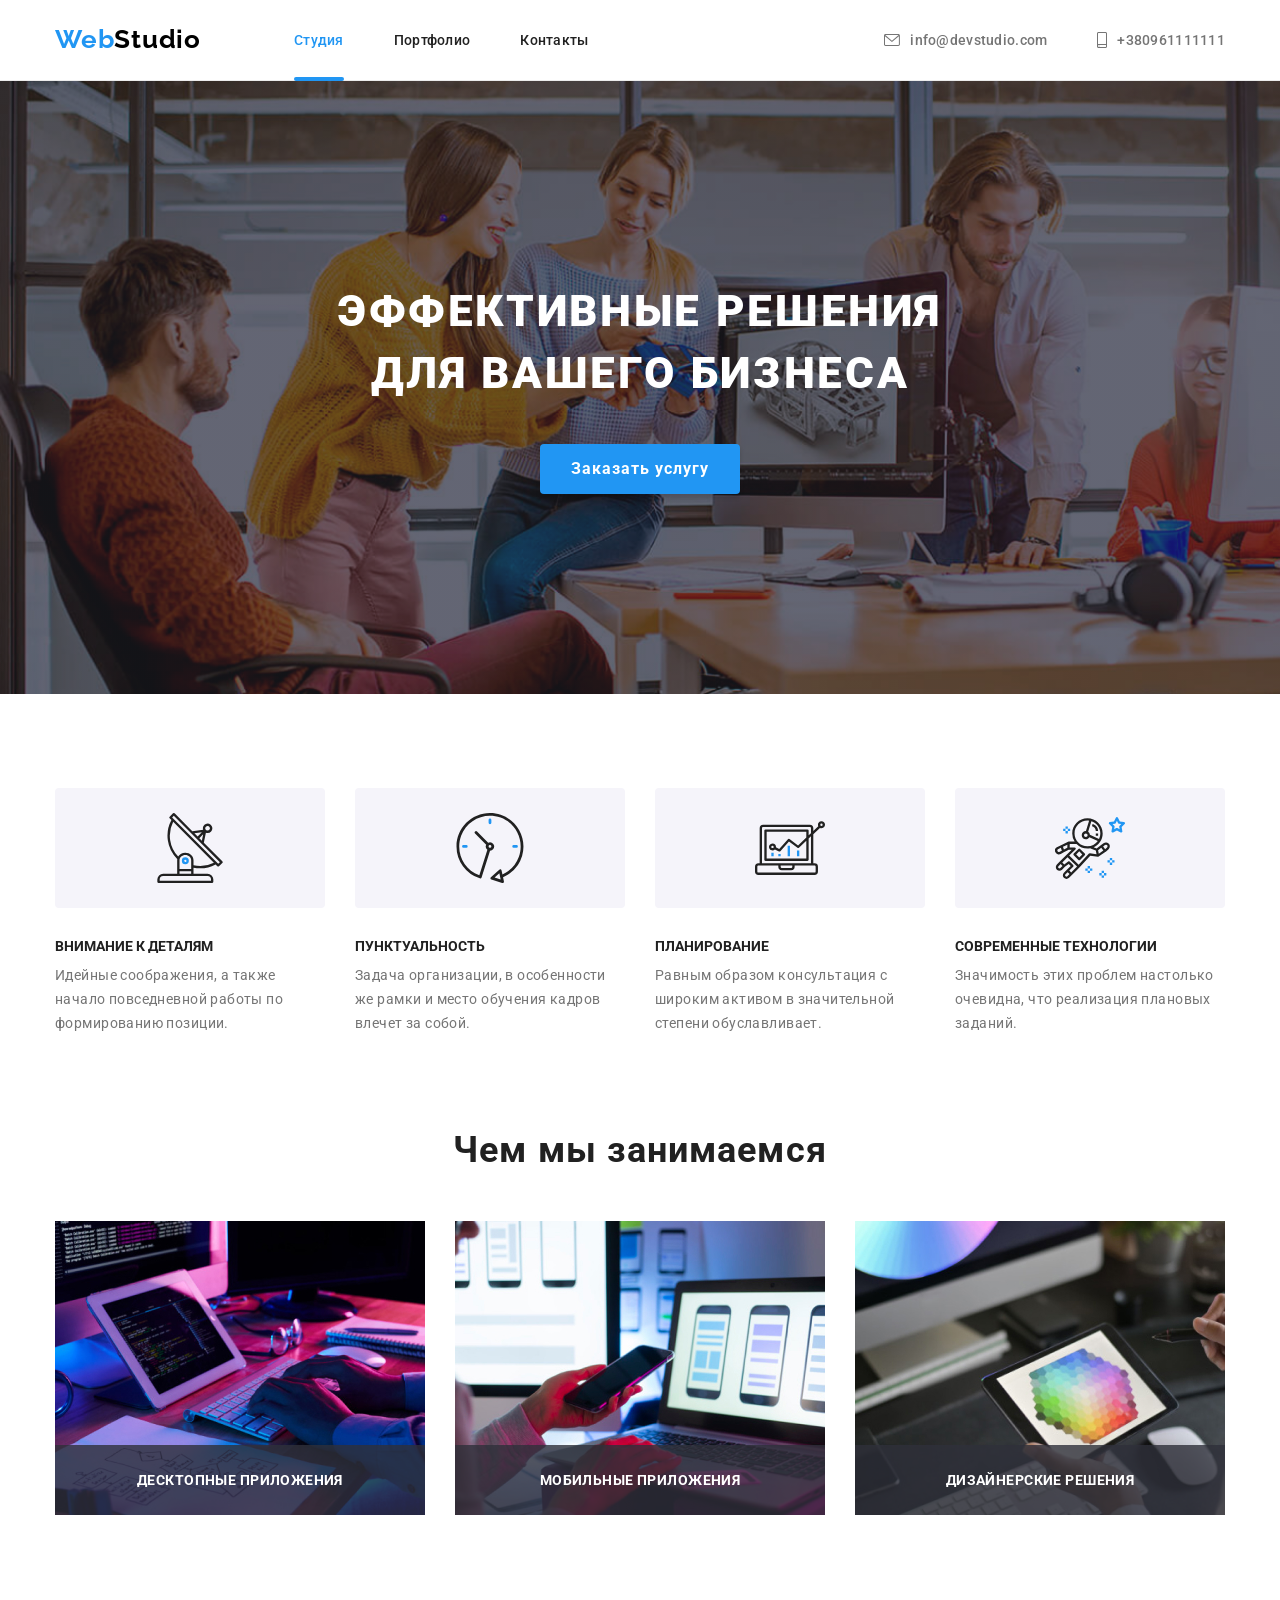
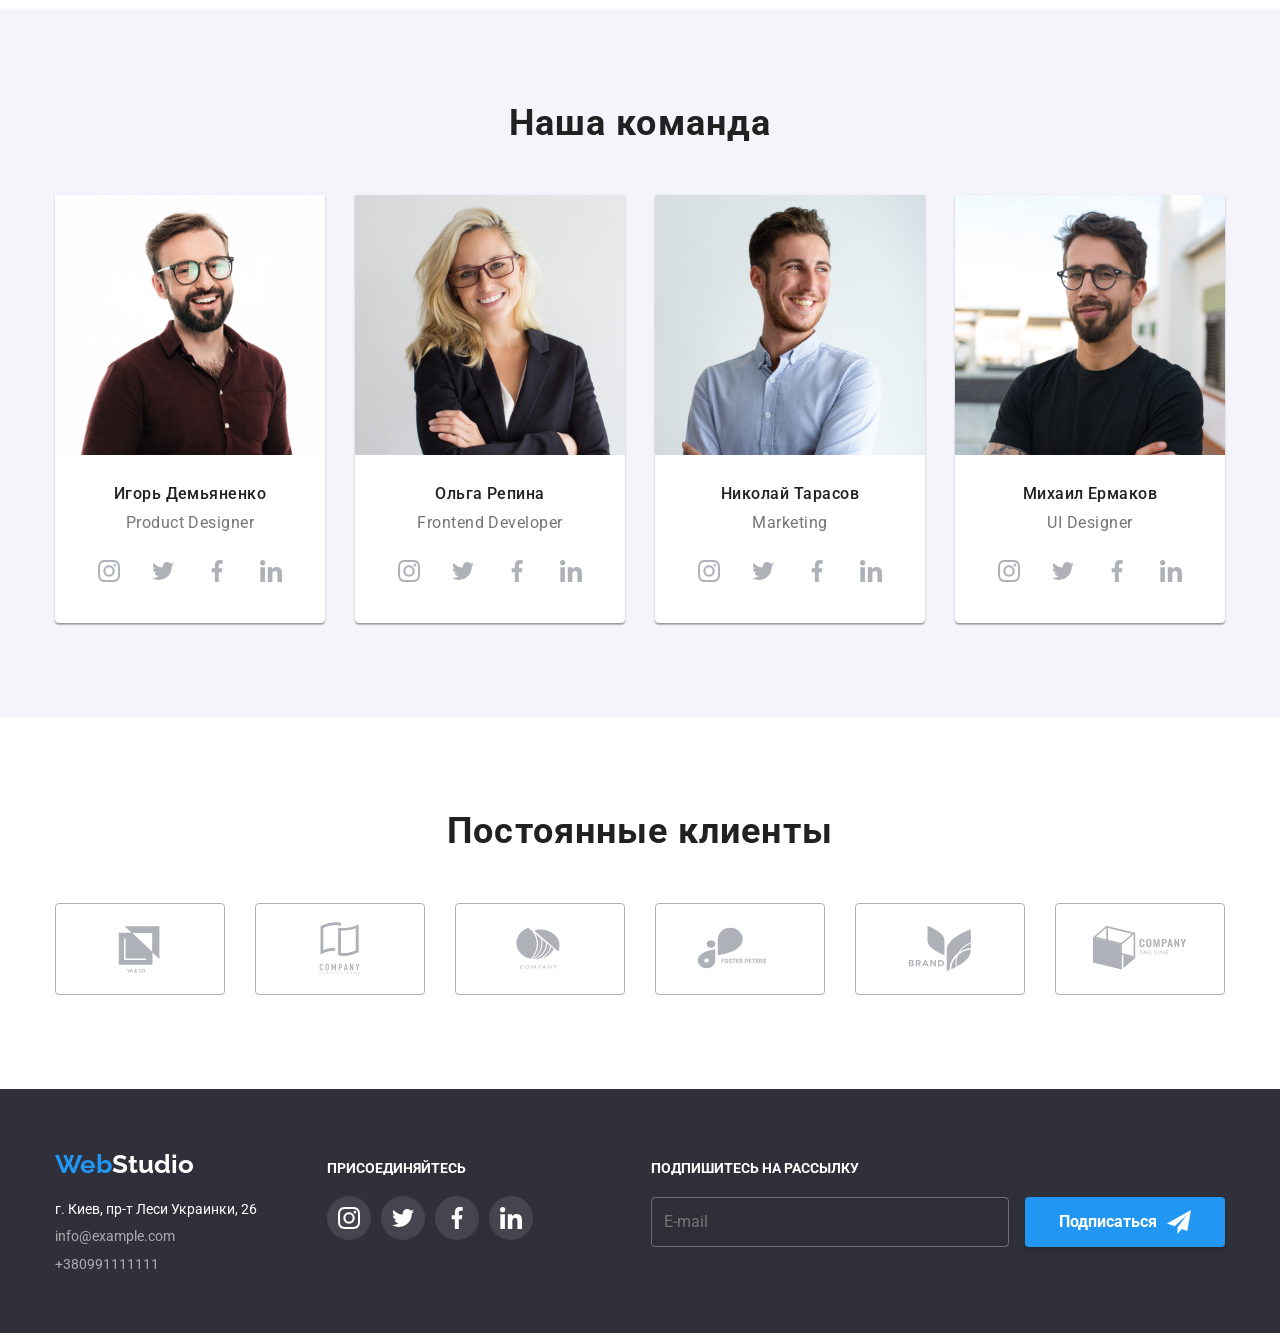
<file: index.html>
<!DOCTYPE html>
<html lang="ru">
  <head>
    <meta charset="utf-8" />
    <title>Студия</title>
    <link rel="preconnect" href="https://fonts.googleapis.com" />
    <link rel="preconnect" href="https://fonts.gstatic.com" crossorigin />
    <link
      href="https://fonts.googleapis.com/css2?family=Raleway:wght@700&family=Roboto:wght@400;500;700;900&display=swap"
      rel="stylesheet"
    />
    <link
      rel="stylesheet"
      href="https://cdnjs.cloudflare.com/ajax/libs/modern-normalize/1.1.0/modern-normalize.min.css"
    />
    <link rel="stylesheet" href="./css/main.min.css" />
  </head>

  <body>
    <!--Хедер страницы студиа-->
    <header class="header">
      <div class="header__page container">
        <a class="header__logo" href="./index.html">Web<span>Studio</span></a>

        <!--Блок навигацыи-->
        <nav>
          <ul class="header__nav">
            <li class="header__item">
              <a class="header__link current" href="./index.html">Студия</a>
            </li>
            <li class="header__item">
              <a class="header__link" href="./portfolio.html">Портфолио</a>
            </li>
            <li class="header__item">
              <a class="header__link" href="">Контакты</a>
            </li>
          </ul>
        </nav>

        <!--Блок контактов хедер-->
        <ul class="header__contact">
          <li class="header__item">
            <a class="header__contact-link" href="mailto:info@devstudio.com"
              ><svg class="header__contact-icon" width="16" height="12">
                <use href="./images/icon/icons.svg#mail"></use>
              </svg>
              info@devstudio.com
            </a>
          </li>
          <li class="header__item">
            <a class="header__contact-link" href="tel:+380961111111"
              ><svg class="header__contact-icon" width="10" height="16">
                <use href="./images/icon/icons.svg#tel"></use>
              </svg>
              +380961111111
            </a>
          </li>
        </ul>
      </div>
    </header>

    <main>
      <!--Cлогана и кнопка заказа-->
      <section class="slogan">
        <h1 class="slogan__text">
          Эффективные решения <br />
          для вашего бизнеса
        </h1>
        <button class="slogan__button" type="button" data-modal-open>
          Заказать услугу
        </button>

        <!--Модальное окно-->
        <div class="modal-backdrop is-hidden" data-modal>
          <div class="modal">
            <h2 class="modal__titel">
              Оставьте свои данные, мы вам перезвоним
            </h2>
            <form class="form">
              <label class="form__wraper">
                <span class="form__wraper-titel">Имя</span>
                <input class="form__imput text" type="text" name="user" />
                <svg class="form__icon" width="12" height="12">
                  <use href="./images/icon/icons.svg#modal-name"></use>
                </svg>
              </label>
              <label class="form__wraper">
                <span class="form__wraper-titel">Телефон</span>
                <input class="form__imput tel" type="tel" name="tel" required />
                <svg class="form__icon" width="13" height="13">
                  <use href="./images/icon/icons.svg#modal-tel"></use>
                </svg>
              </label>
              <label class="form__wraper">
                <span class="form__wraper-titel">Почта</span>
                <input class="form__imput email" type="email" name="mail" />
                <svg class="form__icon" width="15" height="12">
                  <use href="./images/icon/icons.svg#modal-mail"></use>
                </svg>
              </label>
              <label class="form__wraper">
                <span class="form__wraper-titel">Комментарий</span>
                <textarea
                  class="form__imput textarea"
                  name="comments"
                  rows="5"
                  placeholder="Введите текст"
                ></textarea>
              </label>
              <label class="form__wraper form__checkbox-wraper" for="checkbox">
                <input
                  class="form__checkbox"
                  type="checkbox"
                  id="checkbox"
                  name="checkbox"
                  required
                />
                <span class="form__castom-checkbox" for="checkbox"></span>
                <a class="form__text-consent">
                  Соглашаюсь с рассылкой и принимаю</a
                ><a class="form__treaty-link" href="">Условия договора</a>
              </label>
              <button class="form__button-submit" type="submit">
                Отправить
              </button>
            </form>
            <button class="modal__btn-clos" type="button" data-modal-close>
              <svg width="11" height="11">
                <use href="./images/icon/icons.svg#clos-bt"></use>
              </svg>
            </button>
          </div>
        </div>
      </section>

      <!--Секцыя приимуществ-->
      <section class="section">
        <div class="benefits container">
          <h2 class="benefits__title title-hiding">Наши преимущества</h2>
          <ul class="benefits__list">
            <li class="benefits__list-item">
              <div class="benefits__icon">
                <svg width="70" height="70">
                  <use href="./images/icon/icons.svg#antenna"></use>
                </svg>
              </div>
              <h3 class="benefits__list-title">Внимание к деталям</h3>
              <p class="benefits__list-text">
                Идейные соображения, а также начало повседневной работы по
                формированию позиции.
              </p>
            </li>
            <li class="benefits__list-item">
              <div class="benefits__icon">
                <svg width="70" height="70">
                  <use href="./images/icon/icons.svg#clock"></use>
                </svg>
              </div>
              <h3 class="benefits__list-title">Пунктуальность</h3>
              <p class="benefits__list-text">
                Задача организации, в особенности же рамки и место обучения
                кадров влечет за собой.
              </p>
            </li>
            <li class="benefits__list-item">
              <div class="benefits__icon">
                <svg width="70" height="70">
                  <use href="./images/icon/icons.svg#diagram"></use>
                </svg>
              </div>
              <h3 class="benefits__list-title">Планирование</h3>
              <p class="benefits__list-text">
                Равным образом консультация с широким активом в значительной
                степени обуславливает.
              </p>
            </li>
            <li class="benefits__list-item">
              <div class="benefits__icon">
                <svg width="70" height="70">
                  <use href="./images/icon/icons.svg#astronaut"></use>
                </svg>
              </div>
              <h3 class="benefits__list-title">Современные технологии</h3>
              <p class="benefits__list-text">
                Значимость этих проблем настолько очевидна, что реализация
                плановых заданий.
              </p>
            </li>
          </ul>
        </div>
      </section>

      <!--Деятельности-->
      <section class="work section">
        <div class="container">
          <h2 class="work__title">Чем мы занимаемся</h2>
          <ul class="work__list">
            <li class="work__list-item">
              <div class="work__libel">
                <img
                  class="work__img"
                  src="./images/whatarewedoing/imag1.jpg"
                  alt="Набор кода"
                  width="370"
                  height="294"
                />
                <p class="work__label-title">Десктопные приложения</p>
              </div>
            </li>
            <li class="work__list-item">
              <div class="work__libel">
                <img
                  class="work__img"
                  src="./images/whatarewedoing/imag2.jpg"
                  alt="Мобильный телефон"
                  width="370"
                  height="294"
                />
                <p class="work__label-title">Мобильные приложения</p>
              </div>
            </li>
            <li class="work__list-item">
              <div class="work__libel">
                <img
                  class="work__img"
                  src="./images/whatarewedoing/imag3.jpg"
                  alt="Планшет с кубичной палитрой"
                  width="370"
                  height="294"
                />
                <p class="work__label-title">Дизайнерские решения</p>
              </div>
            </li>
          </ul>
        </div>
      </section>

      <!--Секцыя с командой-->
      <section class="team section">
        <div class="container">
          <h2 class="team__title">Наша команда</h2>
          <ul class="team__list">
            <li class="team__list-item">
              <img
                src="./images/ourteam/imag1.jpg"
                alt="Игорь Демьяненко"
                width="270"
                height="260"
              />
              <div class="team__meta">
                <h3 class="team__name">Игорь Демьяненко</h3>
                <p class="team__description" lang="en">Product Designer</p>
                <ul class="team__socials">
                  <li class="team__socials-item">
                    <a
                      class="team__socials-link"
                      href="https://www.instagram.com/"
                      target="_blank"
                    >
                      <svg class="team__socials-icon" width="22" height="22">
                        <use href="./images/icon/icons.svg#instagram"></use>
                      </svg>
                    </a>
                  </li>
                  <li class="team__socials-item">
                    <a
                      class="team__socials-link"
                      href="https://twitter.com/?lang=ru"
                      target="_blank"
                    >
                      <svg class="team__socials-icon" width="22" height="22">
                        <use href="./images/icon/icons.svg#twitter"></use>
                      </svg>
                    </a>
                  </li>
                  <li class="team__socials-item">
                    <a
                      class="team__socials-link"
                      href="https://m.facebook.com/login/"
                      target="_blank"
                    >
                      <svg class="team__socials-icon" width="22" height="22">
                        <use href="./images/icon/icons.svg#facebook"></use>
                      </svg>
                    </a>
                  </li>
                  <li class="team__socials-item">
                    <a
                      class="team__socials-link"
                      href="https://www.linkedin.com/"
                      target="_blank"
                    >
                      <svg class="team__socials-icon" width="22" height="22">
                        <use href="./images/icon/icons.svg#linkedin"></use>
                      </svg>
                    </a>
                  </li>
                </ul>
              </div>
            </li>
            <li class="team__list-item">
              <img
                src="./images/ourteam/imag2.jpg"
                alt="Ольга Репина"
                width="270"
                height="260"
              />
              <div class="team__meta">
                <h3 class="team__name">Ольга Репина</h3>
                <p class="team__description" lang="en">Frontend Developer</p>
                <ul class="team__socials">
                  <li class="team__socials-item">
                    <a
                      class="team__socials-link"
                      href="https://www.instagram.com/"
                      target="_blank"
                    >
                      <svg class="team__socials-icon" width="22" height="22">
                        <use href="./images/icon/icons.svg#instagram"></use>
                      </svg>
                    </a>
                  </li>
                  <li class="team__socials-item">
                    <a
                      class="team__socials-link"
                      href="https://twitter.com/?lang=ru"
                      target="_blank"
                    >
                      <svg class="team__socials-icon" width="22" height="22">
                        <use href="./images/icon/icons.svg#twitter"></use>
                      </svg>
                    </a>
                  </li>
                  <li class="team__socials-item">
                    <a
                      class="team__socials-link"
                      href="https://m.facebook.com/login/"
                      target="_blank"
                    >
                      <svg class="team__socials-icon" width="22" height="22">
                        <use href="./images/icon/icons.svg#facebook"></use>
                      </svg>
                    </a>
                  </li>
                  <li class="team__socials-item">
                    <a
                      class="team__socials-link"
                      href="https://www.linkedin.com/"
                      target="_blank"
                    >
                      <svg class="team__socials-icon" width="22" height="22">
                        <use href="./images/icon/icons.svg#linkedin"></use>
                      </svg>
                    </a>
                  </li>
                </ul>
              </div>
            </li>
            <li class="team__list-item">
              <img
                src="./images/ourteam/imag3.jpg"
                alt="Николай Тарасов"
                width="270"
                height="260"
              />
              <div class="team__meta">
                <h3 class="team__name">Николай Тарасов</h3>
                <p class="team__description" lang="en">Marketing</p>
                <ul class="team__socials">
                  <li class="team__socials-item">
                    <a
                      class="team__socials-link"
                      href="https://www.instagram.com/"
                      target="_blank"
                    >
                      <svg class="team__socials-icon" width="22" height="22">
                        <use href="./images/icon/icons.svg#instagram"></use>
                      </svg>
                    </a>
                  </li>
                  <li class="team__socials-item">
                    <a
                      class="team__socials-link"
                      href="https://twitter.com/?lang=ru"
                      target="_blank"
                    >
                      <svg class="team__socials-icon" width="22" height="22">
                        <use href="./images/icon/icons.svg#twitter"></use>
                      </svg>
                    </a>
                  </li>
                  <li class="team__socials-item">
                    <a
                      class="team__socials-link"
                      href="https://m.facebook.com/login/"
                      target="_blank"
                    >
                      <svg class="team__socials-icon" width="22" height="22">
                        <use href="./images/icon/icons.svg#facebook"></use>
                      </svg>
                    </a>
                  </li>
                  <li class="team__socials-item">
                    <a
                      class="team__socials-link"
                      href="https://www.linkedin.com/"
                      target="_blank"
                    >
                      <svg class="team__socials-icon" width="22" height="22">
                        <use href="./images/icon/icons.svg#linkedin"></use>
                      </svg>
                    </a>
                  </li>
                </ul>
              </div>
            </li>
            <li class="team__list-item">
              <img
                src="./images/ourteam/imag4.jpg"
                alt="Михаил Ермаков"
                width="270"
                height="260"
              />
              <div class="team__meta">
                <h3 class="team__name">Михаил Ермаков</h3>
                <p class="team__description" lang="en">UI Designer</p>
                <ul class="team__socials">
                  <li class="team__socials-item">
                    <a
                      class="team__socials-link"
                      href="https://www.instagram.com/"
                      target="_blank"
                    >
                      <svg class="team__socials-icon" width="22" height="22">
                        <use href="./images/icon/icons.svg#instagram"></use>
                      </svg>
                    </a>
                  </li>
                  <li class="team__socials-item">
                    <a
                      class="team__socials-link"
                      href="https://twitter.com/?lang=ru"
                      target="_blank"
                    >
                      <svg class="team__socials-icon" width="22" height="22">
                        <use href="./images/icon/icons.svg#twitter"></use>
                      </svg>
                    </a>
                  </li>
                  <li class="team__socials-item">
                    <a
                      class="team__socials-link"
                      href="https://m.facebook.com/login/"
                      target="_blank"
                    >
                      <svg class="team__socials-icon" width="22" height="22">
                        <use href="./images/icon/icons.svg#facebook"></use>
                      </svg>
                    </a>
                  </li>
                  <li class="team__socials-item">
                    <a
                      class="team__socials-link"
                      href="https://www.linkedin.com/"
                      target="_blank"
                    >
                      <svg class="team__socials-icon" width="22" height="22">
                        <use href="./images/icon/icons.svg#linkedin"></use>
                      </svg>
                    </a>
                  </li>
                </ul>
              </div>
            </li>
          </ul>
        </div>
      </section>

      <!--Секция постояные клиенти-->
      <section class="clients section">
        <div class="container">
          <h2 class="clients__title">Постоянные клиенты</h2>
          <ul class="clients__list">
            <li class="clients__list-item">
              <a class="clients__link" href="">
                <svg width="106" height="60">
                  <use href="./images/icon/icons.svg#Logo1"></use>
                </svg>
              </a>
            </li>
            <li class="clients__list-item">
              <a class="clients__link" href="">
                <svg width="106" height="60">
                  <use href="./images/icon/icons.svg#Logo2"></use>
                </svg>
              </a>
            </li>
            <li class="clients__list-item">
              <a class="clients__link" href="">
                <svg width="106" height="60">
                  <use href="./images/icon/icons.svg#Logo3"></use>
                </svg>
              </a>
            </li>
            <li class="clients__list-item">
              <a class="clients__link" href="">
                <svg width="106" height="60">
                  <use href="./images/icon/icons.svg#Logo4"></use>
                </svg>
              </a>
            </li>
            <li class="clients__list-item">
              <a class="clients__link" href="">
                <svg width="106" height="60">
                  <use href="./images/icon/icons.svg#Logo5"></use>
                </svg>
              </a>
            </li>
            <li class="clients__list-item">
              <a class="clients__link" href="">
                <svg width="106" height="60">
                  <use href="./images/icon/icons.svg#Logo6"></use>
                </svg>
              </a>
            </li>
          </ul>
        </div>
      </section>
    </main>

    <!--Футер страницы Студия с контактами-->
    <footer class="footer">
      <div class="footer__container container">
        <div class="footer__wraper">
          <a class="footer__logo" href="./index.html">Web<span>Studio</span></a>
          <address class="footer__address">
            <ul>
              <li class="footer__contact-list">
                <a
                  class="footer__contact-map"
                  href="https://www.google.com/maps/place/бул.+Леси+Украинки,+26,+Киев,+02000/data=!4m2!3m1!1s0x40d4cf0e033ecbe9:0x57a4dffefec77da0?sa=X&ved=2ahUKEwislPPghuL1AhVr-ioKHfEvBboQ8gF6BAgbEAE"
                  target="_blank"
                  >г. Киев, пр-т Леси Украинки, 26</a
                >
              </li>
              <li class="footer__contact-list">
                <a class="footer__contact" href="mailto:info@example.com"
                  >info@example.com</a
                >
              </li>
              <li class="footer__contact-list">
                <a class="footer__contact" href="tel:+380991111111"
                  >+380991111111</a
                >
              </li>
            </ul>
          </address>
        </div>
        <div class="footer__socials-wraper">
          <p class="footer__socials-title">присоединяйтесь</p>
          <ul class="footer__socials-list">
            <li class="footer__socials">
              <a
                class="footer__socials-link"
                href="https://www.instagram.com/"
                target="_blank"
              >
                <svg class="footer__socials-icon" width="22" height="22">
                  <use href="./images/icon/icons.svg#instagram"></use>
                </svg>
              </a>
            </li>
            <li class="footer__socials">
              <a
                class="footer__socials-link"
                href="https://twitter.com/?lang=ru"
                target="_blank"
              >
                <svg class="footer__socials-icon" width="22" height="22">
                  <use href="./images/icon/icons.svg#twitter"></use>
                </svg>
              </a>
            </li>
            <li class="footer__socials">
              <a
                class="footer__socials-link"
                href="https://facebook.com/login/"
                target="_blank"
              >
                <svg class="footer__socials-icon" width="22" height="22">
                  <use href="./images/icon/icons.svg#facebook"></use>
                </svg>
              </a>
            </li>
            <li class="footer__socials">
              <a
                class="footer__socials-link"
                href="https://www.linkedin.com/"
                target="_blank"
              >
                <svg class="footer__socials-icon" width="22" height="22">
                  <use href="./images/icon/icons.svg#linkedin"></use>
                </svg>
              </a>
            </li>
          </ul>
        </div>
        <div class="footer__form-wrap">
          <p class="footer__title-form">Подпишитесь на рассылку</p>
          <form>
            <label class="footer__form-label">
              <input
                class="footer__form-email"
                type="email"
                name="email"
                placeholder="E-mail"
              />
            </label>
            <button class="footer__form-button" type="submit">
              Подписаться
              <svg class="footer__icon-form-button" width="24" height="24">
                <use href="./images/icon/icons.svg#icon-send"></use>
              </svg>
            </button>
          </form>
        </div>
      </div>
    </footer>
    <script src="./js/modal.js"></script>
  </body>
</html>
</file>
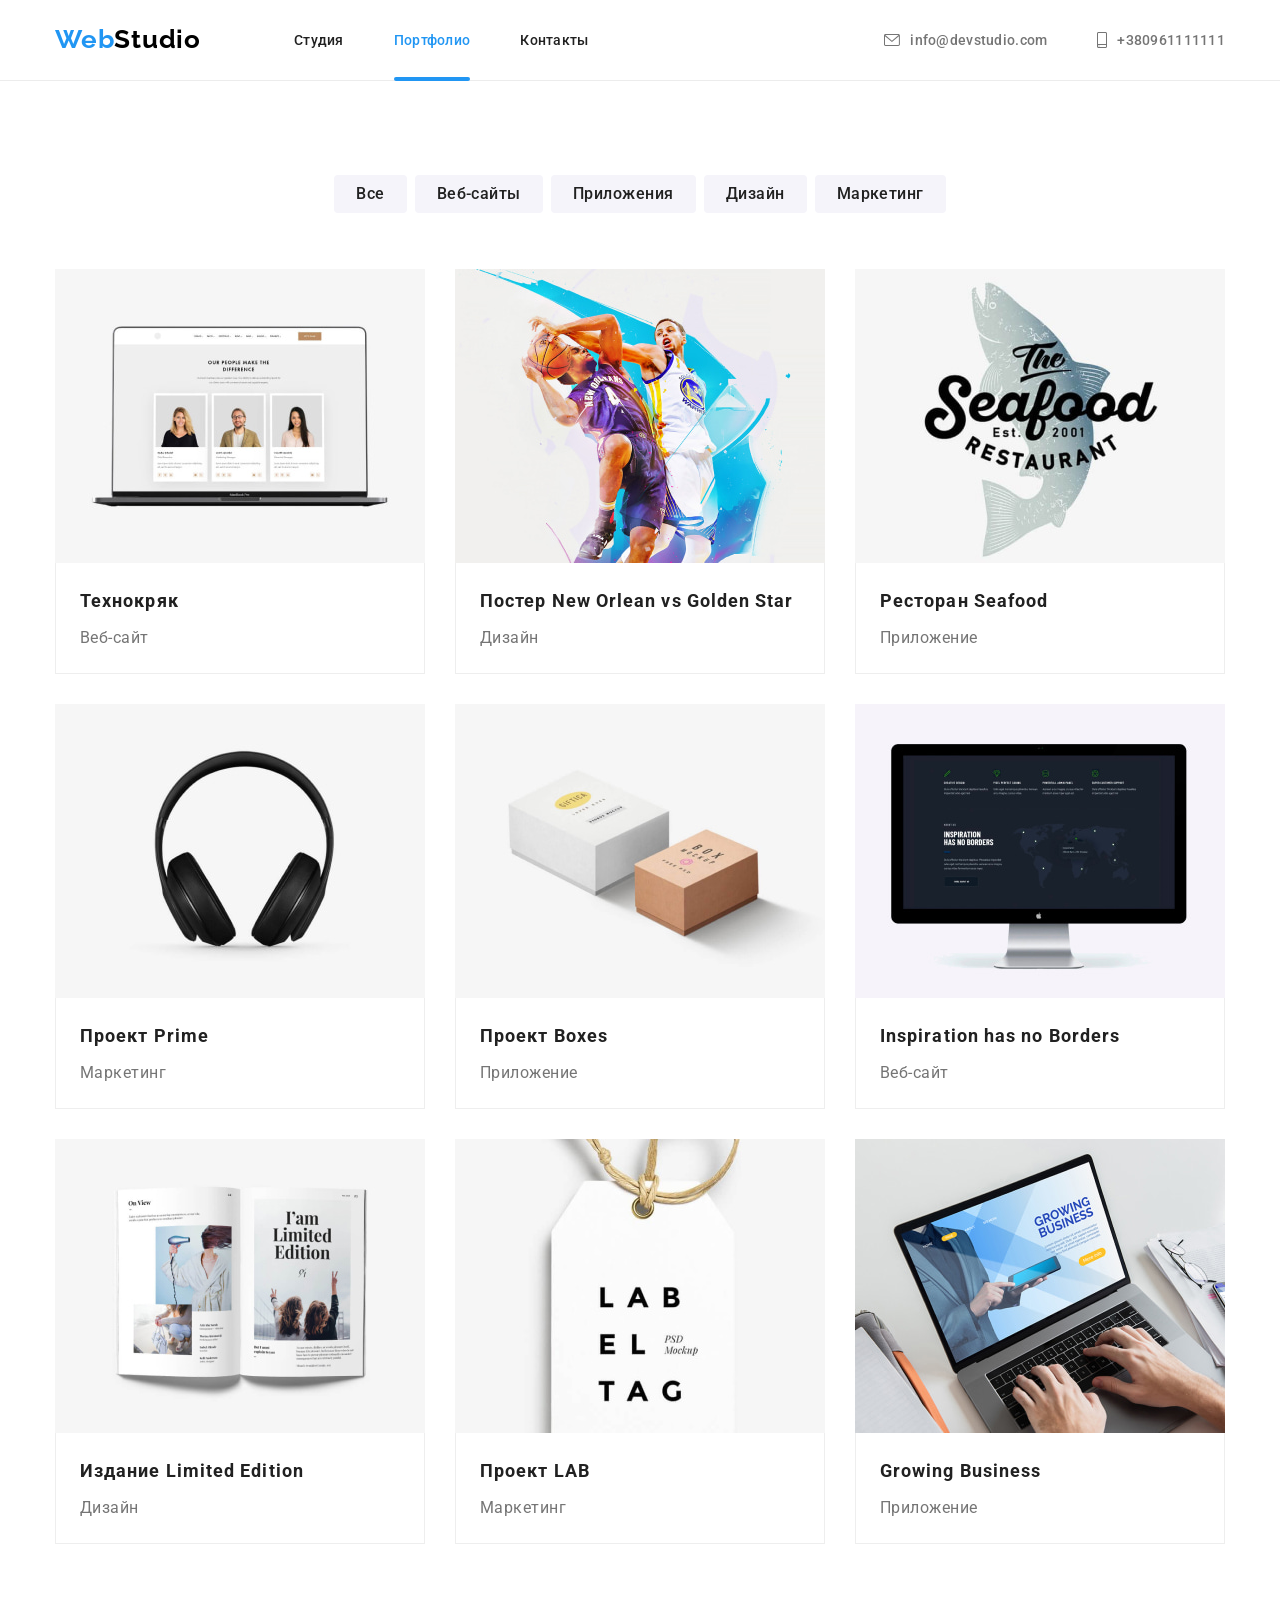
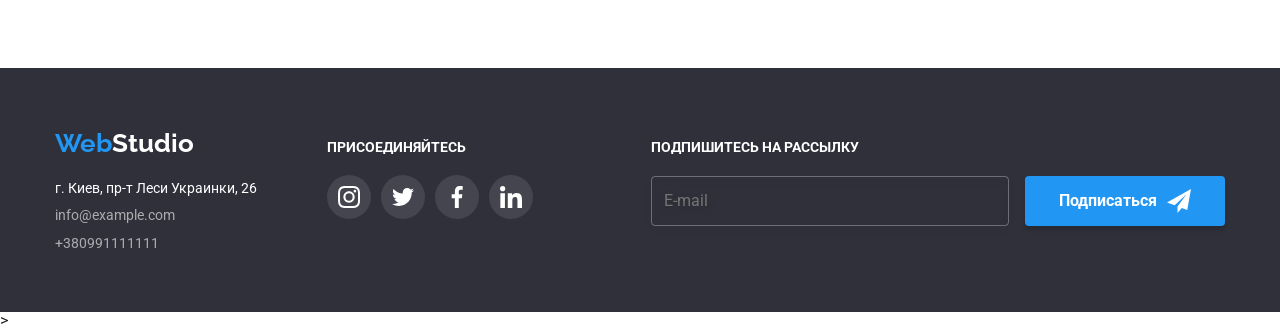
<file: portfolio.html>
<!DOCTYPE html>
<html lang="ru">
  <head>
    <meta charset="UTF-8" />
    <title>Студия</title>
    <link rel="preconnect" href="https://fonts.googleapis.com" />
    <link rel="preconnect" href="https://fonts.gstatic.com" crossorigin />
    <link
      href="https://fonts.googleapis.com/css2?family=Raleway:wght@700&family=Roboto:wght@400;500;700;900&display=swap"
      rel="stylesheet"
    />
    <link
      rel="stylesheet"
      href="https://cdnjs.cloudflare.com/ajax/libs/modern-normalize/1.1.0/modern-normalize.min.css"
    />
    <link rel="stylesheet" href="./css/main.min.css" />
  </head>

  <body>
    <!--Хедер страницы портфолио-->
    <header class="header">
      <div class="header__page container">
        <a class="header__logo" href="./index.html">Web<span>Studio</span></a>
        <!--Блок навигацыи-->
        <nav>
          <ul class="header__nav">
            <li class="header__item">
              <a class="header__link" href="./index.html">Студия</a>
            </li>
            <li class="header__item">
              <a class="header__link current" href="./portfolio.html"
                >Портфолио</a
              >
            </li>
            <li class="header__item">
              <a class="header__link" href="">Контакты</a>
            </li>
          </ul>
        </nav>
        <!--Блок контактов хедер-->
        <ul class="header__contact">
          <li class="header__item">
            <a class="header__contact-link" href="mailto:info@devstudio.com"
              ><svg class="header__contact-icon" width="16" height="12">
                <use href="./images/icon/icons.svg#mail"></use>
              </svg>
              info@devstudio.com
            </a>
          </li>
          <li class="header__item">
            <a class="header__contact-link" href="tel:+380961111111"
              ><svg class="header__contact-icon" width="10" height="16">
                <use href="./images/icon/icons.svg#tel"></use>
              </svg>
              +380961111111
            </a>
          </li>
        </ul>
      </div>
    </header>

    <main>
      <!--Блок кнопок навигацыи проектов страницы портфолио-->
      <section class="section">
        <div class="filter container">
          <h1 class="filter__title title-hiding">Портфолио</h1>
          <ul class="filter__list">
            <li class="filter__list-item">
              <button class="filter__button" type="button">Все</button>
            </li>
            <li class="filter__list-item">
              <button class="filter__button" type="button">Веб-сайты</button>
            </li>
            <li class="filter__list-item">
              <button class="filter__button" type="button">Приложения</button>
            </li>
            <li class="filter__list-item">
              <button class="filter__button" type="button">Дизайн</button>
            </li>
            <li class="filter__list-item">
              <button class="filter__button" type="button">Маркетинг</button>
            </li>
          </ul>
        </div>

        <!--Портфолио проектов-->
        <div class="portfolio container">
          <ul class="portfolio__list">
            <li class="portfolio__list-item">
              <a class="portfolio__link" href="">
                <div class="portfolio__thumb">
                  <img
                    src="./images/imag1.jpg"
                    alt="Ноудтун с сайтом"
                    width="370"
                    height="294"
                  />
                  <p class="portfolio__descr">
                    Ресурс предлагает комплексные предложения с разным уровнем
                    функционала и сервисов. Все это позволит посетителю получить
                    исчерпывающие сведения о компании или частном лице.
                  </p>
                </div>
                <div class="portfolio__wrap">
                  <h2 class="portfolio__title">Технокряк</h2>
                  <p class="portfolio__text">Веб-сайт</p>
                </div>
              </a>
            </li>
            <li class="portfolio__list-item">
              <a class="portfolio__link" href="">
                <div class="portfolio__thumb">
                  <img
                    src="./images/imag2.jpg"
                    alt="Баскетболисты"
                    width="370"
                    height="294"
                  />
                  <p class="portfolio__descr">
                    Ресурс предлагает комплексные предложения с разным уровнем
                    функционала и сервисов. Все это позволит посетителю получить
                    исчерпывающие сведения о компании или частном лице.
                  </p>
                </div>
                <div class="portfolio__wrap">
                  <h2 class="portfolio__title">
                    Постер New Orlean vs Golden Star
                  </h2>
                  <p class="portfolio__text">Дизайн</p>
                </div>
              </a>
            </li>
            <li class="portfolio__list-item">
              <a class="portfolio__link" href="">
                <div class="portfolio__thumb">
                  <img
                    src="./images/imag3.jpg"
                    alt="Рыба с надписью"
                    width="370"
                    height="294"
                  />
                  <p class="portfolio__descr">
                    Ресурс предлагает комплексные предложения с разным уровнем
                    функционала и сервисов. Все это позволит посетителю получить
                    исчерпывающие сведения о компании или частном лице.
                  </p>
                </div>
                <div class="portfolio__wrap">
                  <h2 class="portfolio__title">Ресторан Seafood</h2>
                  <p class="portfolio__text">Приложение</p>
                </div>
              </a>
            </li>
            <li class="portfolio__list-item">
              <a class="portfolio__link" href="">
                <div class="portfolio__thumb">
                  <img
                    src="./images/imag4.jpg"
                    alt="Наушники"
                    width="370"
                    height="294"
                  />
                  <p class="portfolio__descr">
                    Ресурс предлагает комплексные предложения с разным уровнем
                    функционала и сервисов. Все это позволит посетителю получить
                    исчерпывающие сведения о компании или частном лице.
                  </p>
                </div>
                <div class="portfolio__wrap">
                  <h2 class="portfolio__title">Проект Prime</h2>
                  <p class="portfolio__text">Маркетинг</p>
                </div>
              </a>
            </li>
            <li class="portfolio__list-item">
              <a class="portfolio__link" href="">
                <div class="portfolio__thumb">
                  <img
                    src="./images/imag5.jpg"
                    alt="Две коробки"
                    width="370"
                    height="294"
                  />
                  <p class="portfolio__descr">
                    Ресурс предлагает комплексные предложения с разным уровнем
                    функционала и сервисов. Все это позволит посетителю получить
                    исчерпывающие сведения о компании или частном лице.
                  </p>
                </div>
                <div class="portfolio__wrap">
                  <h2 class="portfolio__title">Проект Boxes</h2>
                  <p class="portfolio__text">Приложение</p>
                </div>
              </a>
            </li>
            <li class="portfolio__list-item">
              <a class="portfolio__link" href="">
                <div class="portfolio__thumb">
                  <img
                    src="./images/imag6.jpg"
                    alt="Мак"
                    width="370"
                    height="294"
                  />
                  <p class="portfolio__descr">
                    Ресурс предлагает комплексные предложения с разным уровнем
                    функционала и сервисов. Все это позволит посетителю получить
                    исчерпывающие сведения о компании или частном лице.
                  </p>
                </div>
                <div class="portfolio__wrap">
                  <h2 class="portfolio__title">Inspiration has no Borders</h2>
                  <p class="portfolio__text">Веб-сайт</p>
                </div>
              </a>
            </li>
            <li class="portfolio__list-item">
              <a class="portfolio__link" href="">
                <div class="portfolio__thumb">
                  <img
                    src="./images/imag7.jpg"
                    alt="Журнал"
                    width="370"
                    height="294"
                  />
                  <p class="portfolio__descr">
                    Ресурс предлагает комплексные предложения с разным уровнем
                    функционала и сервисов. Все это позволит посетителю получить
                    исчерпывающие сведения о компании или частном лице.
                  </p>
                </div>
                <div class="portfolio__wrap">
                  <h2 class="portfolio__title">Издание Limited Edition</h2>
                  <p class="portfolio__text">Дизайн</p>
                </div>
              </a>
            </li>
            <li class="portfolio__list-item">
              <a class="portfolio__link" href="">
                <div class="portfolio__thumb">
                  <img
                    src="./images/imag8.jpg"
                    alt="Этикетка"
                    width="370"
                    height="294"
                  />
                  <p class="portfolio__descr">
                    Ресурс предлагает комплексные предложения с разным уровнем
                    функционала и сервисов. Все это позволит посетителю получить
                    исчерпывающие сведения о компании или частном лице.
                  </p>
                </div>
                <div class="portfolio__wrap">
                  <h2 class="portfolio__title">Проект LAB</h2>
                  <p class="portfolio__text">Маркетинг</p>
                </div>
              </a>
            </li>
            <li class="portfolio__list-item">
              <a class="portfolio__link" href="">
                <div class="portfolio__thumb">
                  <img
                    src="./images/imag9.jpg"
                    alt="Ноудбук с сайтом"
                    width="370"
                    height="294"
                  />
                  <p class="portfolio__descr">
                    Ресурс предлагает комплексные предложения с разным уровнем
                    функционала и сервисов. Все это позволит посетителю получить
                    исчерпывающие сведения о компании или частном лице.
                  </p>
                </div>
                <div class="portfolio__wrap">
                  <h2 class="portfolio__title">Growing Business</h2>
                  <p class="portfolio__text">Приложение</p>
                </div>
              </a>
            </li>
          </ul>
        </div>
      </section>
    </main>
    <!--Футер страницы портфолио с контактами-->
    <footer class="footer">
      <div class="footer__container container">
        <div class="footer__wraper">
          <a class="footer__logo" href="./index.html">Web<span>Studio</span></a>
          <address class="footer__address">
            <ul>
              <li class="footer__contact-list">
                <a
                  class="footer__contact-map"
                  href="https://www.google.com/maps/place/бул.+Леси+Украинки,+26,+Киев,+02000/data=!4m2!3m1!1s0x40d4cf0e033ecbe9:0x57a4dffefec77da0?sa=X&ved=2ahUKEwislPPghuL1AhVr-ioKHfEvBboQ8gF6BAgbEAE"
                  target="_blank"
                  >г. Киев, пр-т Леси Украинки, 26</a
                >
              </li>
              <li class="footer__contact-list">
                <a class="footer__contact" href="mailto:info@example.com"
                  >info@example.com</a
                >
              </li>
              <li class="footer__contact-list">
                <a class="footer__contact" href="tel:+380991111111"
                  >+380991111111</a
                >
              </li>
            </ul>
          </address>
        </div>
        <div class="footer__socials-wraper">
          <p class="footer__socials-title">присоединяйтесь</p>
          <ul class="footer__socials-list">
            <li class="footer__socials">
              <a
                class="footer__socials-link"
                href="https://www.instagram.com/"
                target="_blank"
              >
                <svg class="footer__socials-icon" width="22" height="22">
                  <use href="./images/icon/icons.svg#instagram"></use>
                </svg>
              </a>
            </li>
            <li class="footer__socials">
              <a
                class="footer__socials-link"
                href="https://twitter.com/?lang=ru"
                target="_blank"
              >
                <svg class="footer__socials-icon" width="22" height="22">
                  <use href="./images/icon/icons.svg#twitter"></use>
                </svg>
              </a>
            </li>
            <li class="footer__socials">
              <a
                class="footer__socials-link"
                href="https://m.facebook.com/login/"
                target="_blank"
              >
                <svg class="footer__socials-icon" width="22" height="22">
                  <use href="./images/icon/icons.svg#facebook"></use>
                </svg>
              </a>
            </li>
            <li class="footer__socials">
              <a
                class="footer__socials-link"
                href="https://www.linkedin.com/"
                target="_blank"
              >
                <svg class="footer__socials-icon" width="22" height="22">
                  <use href="./images/icon/icons.svg#linkedin"></use>
                </svg>
              </a>
            </li>
          </ul>
        </div>
        <div class="footer__form-wrap">
          <p class="footer__title-form">Подпишитесь на рассылку</p>
          <form>
            <label class="footer__form-label">
              <input
                class="footer__form-email"
                type="email"
                name="email"
                placeholder="E-mail"
              />
            </label>
            <button class="footer__form-button" type="submit">
              Подписаться
              <svg class="footer__icon-form-button" width="24" height="24">
                <use href="./images/icon/icons.svg#icon-send"></use>
              </svg>
            </button>
          </form>
        </div>
      </div>
    </footer>
    >
  </body>
</html>
</file>
<file: css/main.min.css>
h1,h2,h3,h4,p{margin-top:0;margin-bottom:0}ul{list-style:none;margin:0;padding:0}body{color:var(--main-color);background-color:var(--white);font-family:var(--main-fons)}img{max-width:100%;height:auto;display:block}.container{width:1200px;padding-left:15px;padding-right:15px;margin-left:auto;margin-right:auto}.section{padding-top:94px;padding-bottom:94px}.title-hiding{position:absolute;width:1px;height:1px;margin:-1px;border:0;padding:0;white-space:nowrap;clip-path:inset(100%);clip:rect(0 0 0 0);overflow:hidden}:root{--main-fons: "Roboto", sans-serif;--secondary-fons: "Raleway", sans-serif;--main-color: #212121;--complementary-color: #757575;--activ-link-but: #2196f3;--background-button: #f5f4fa;--white: #fff;--icon-color: #AFB1B8}.header{border-bottom:1px solid #ececec}.header__page{display:flex;align-items:center}.header__logo{color:var(--activ-link-but);text-decoration:none;font-family:var(--secondary-fons);font-size:26px;font-weight:700;line-height:1.2;letter-spacing:.03em}.header__logo span{color:#000;text-decoration:none;font-family:var(--secondary-fons);font-size:26px;font-weight:700;line-height:1.2;letter-spacing:.03em}.header__nav{display:flex;margin-left:93px}.header__nav .header__item+.header__item{margin-left:50px}.header__link{position:relative;display:block;padding-top:32px;padding-bottom:32px;color:var(--main-color);font-size:14px;font-weight:500;line-height:1.15;letter-spacing:.02em;text-decoration:none;transition:color 250ms cubic-bezier(0.4, 0, 0.2, 1)}.header__link:hover,.header__link:focus{color:var(--activ-link-but)}.header__nav .current{color:var(--activ-link-but)}.current::after{display:block;position:absolute;width:100%;height:4px;left:0;bottom:-1px;content:"";background-color:var(--activ-link-but);border-radius:2px}.after{transition:background-color 250ms cubic-bezier(0.4, 0, 0.2, 1)}.header__contact{display:flex;margin-left:auto}.header__contact .header__item+.header__item{margin-left:50px}.header__contact-link{display:flex;justify-content:center;align-items:center;padding-top:32px;padding-bottom:32px;color:var(--complementary-color);font-weight:500;font-size:14px;line-height:1.15;letter-spacing:.02em;text-decoration:none;transition:color 250ms cubic-bezier(0.4, 0, 0.2, 1)}.header__contact-link:hover,.header__contact-link:focus{color:var(--activ-link-but)}.header__contact-icon{margin-right:10px;fill:currentColor}.slogan{max-width:1600px;margin-left:auto;margin-right:auto;padding-top:200px;padding-bottom:200px;background-color:#2f303a;text-align:center;background-image:linear-gradient(rgba(47, 48, 58, 0.4), rgba(47, 48, 58, 0.4)),url(../images/Imgbg.png);background-repeat:no-repeat;background-size:cover}.slogan__text{color:var(--white);font-weight:900;font-size:44px;line-height:1.4;text-align:center;letter-spacing:.06em;text-transform:uppercase}.slogan__button{margin-top:40px;width:200px;height:50px;font-size:16px;font-weight:700;line-height:1.87;text-align:center;letter-spacing:.06em;color:var(--white);background-color:var(--activ-link-but);box-shadow:0px 4px 4px rgba(0,0,0,.15);border-radius:4px;border:var(--activ-link-but);cursor:pointer;transition:color 250ms cubic-bezier(0.4, 0, 0.2, 1),background-color 250ms cubic-bezier(0.4, 0, 0.2, 1)}.slogan__button:hover,.slogan__button:focus{background-color:#188ce8}.modal-backdrop{position:fixed;left:0;top:0;width:100vw;height:100vh;background:rgba(0,0,0,.2);transition:opacity 250ms cubic-bezier(0.4, 0, 0.2, 1),visibility 250ms cubic-bezier(0.4, 0, 0.2, 1);z-index:3;opacity:1;visibility:visible;pointer-events:initial}.modal-backdrop.is-hidden{opacity:0;visibility:hidden;pointer-events:none}.modal{position:absolute;top:50%;left:50%;transform:translate(-50%, -50%);width:528px;height:581px;padding:40px;background:var(--white);box-shadow:0px 1px 3px rgba(0,0,0,.12),0px 1px 1px rgba(0,0,0,.14),0px 2px 1px rgba(0,0,0,.2);border-radius:4px}.modal__titel{margin-bottom:12px;font-style:normal;font-weight:700;font-size:20px;line-height:1.15;text-align:center;letter-spacing:.03em;color:var(--main-color)}.form{display:block}.form__wraper{position:relative;display:flex;flex-direction:column;margin-bottom:10px}.form__wraper:nth-child(4){margin-bottom:20px}.form__wraper-titel{margin-bottom:4px;font-weight:400;font-size:12px;line-height:1.16;text-align:left;letter-spacing:.01em;color:var(--complementary-color)}.form__imput{position:relative;width:448px;height:40px;border:1px solid rgba(33,33,33,.2);box-sizing:border-box;border-radius:4px;outline:rgba(0,0,0,0);transition:border 250ms cubic-bezier(0.4, 0, 0.2, 1)}.form__imput:hover,.form__imput:checked,.form__imput:focus{border:1px solid var(--activ-link-but);box-sizing:border-box;border-radius:4px}.form__imput:hover~.form__icon,.form__imput:focus~.form__icon{fill:var(--activ-link-but)}.form__icon{position:absolute;left:15px;bottom:14px;fill:var(--main-color);transition:fill 250ms cubic-bezier(0.4, 0, 0.2, 1)}.text,.tel,.email{padding-left:42px}.textarea{width:448px;height:120px;padding:12px 16px;font-size:14px;line-height:1.14;letter-spacing:.01em;resize:none;transition:color 250ms cubic-bezier(0.4, 0, 0.2, 1),border 250ms cubic-bezier(0.4, 0, 0.2, 1)}.textarea:hover::placeholder,.textarea:focus::placeholder{color:var(--activ-link-but)}.textarea:hover,.textarea:focus{border:1px solid var(--activ-link-but);box-sizing:border-box;border-radius:4px}.form__checkbox-wraper{display:flex;white-space:nowrap;margin-bottom:30px;flex-direction:row;justify-content:center;align-items:center;margin-bottom:30px}.form__checkbox-wraper{display:flex}.form__checkbox{-webkit-appearance:none;-moz-appearance:none;appearance:none}.form__castom-checkbox{content:"";width:16px;height:15px;border:2px solid #000;border-radius:3px;transition:border 250ms cubic-bezier(0.4, 0, 0.2, 1)}.form__checkbox:hover+.form__castom-checkbox,.form__checkbox:focus+.form__castom-checkbox{border:2px solid var(--activ-link-but)}.form__checkbox:checked+.form__castom-checkbox{background-image:url(../images/icon/checbox-checked.svg);height:15px;background-repeat:no-repeat;background-position:50% 50%;background-color:var(--activ-link-but);border-radius:2px;border:solid var(--activ-link-but);transition:background 250ms cubic-bezier(0.4, 0, 0.2, 1),border 250ms cubic-bezier(0.4, 0, 0.2, 1);width:16px}.form__text-consent{justify-content:center;align-items:center;padding-top:1px;margin-left:8.5px;text-align:center;font-style:normal;font-weight:400;font-size:14px;line-height:1.71;letter-spacing:.03em;color:var(--complementary-color)}.form__treaty-link{padding-top:1px;margin-left:4px;font-weight:400;font-size:14px;line-height:1.71;letter-spacing:.03em;color:var(--activ-link-but);text-decoration:underline;transition:color 250ms cubic-bezier(0.4, 0, 0.2, 1)}.form__treaty-link:hover,.form__treaty-link:focus{color:#0f75c9}.form__button-submit{text-align:center;width:200px;height:50px;font-weight:700;font-size:16px;line-height:1.87;letter-spacing:.06em;color:var(--white);background:var(--activ-link-but);box-shadow:0px 4px 4px rgba(0,0,0,.15);border-radius:4px;border:none;transition:color 250ms cubic-bezier(0.4, 0, 0.2, 1),background 250ms cubic-bezier(0.4, 0, 0.2, 1);cursor:pointer}.form__button-submit:focus,.form__button-submit:hover{background:#188ce8}.modal__btn-clos{position:absolute;top:8px;right:8px;display:flex;justify-content:center;align-items:center;width:30px;height:30px;border-radius:50%;background:var(--white);border:1px solid rgba(0,0,0,.1);cursor:pointer;transition:fill 250ms cubic-bezier(0.4, 0, 0.2, 1),border 250ms cubic-bezier(0.4, 0, 0.2, 1)}.modal__btn-clos:hover,.modal__btn-clos:focus{fill:var(--activ-link-but);border:1.25px solid var(--main-color)}.benefits__list{display:flex}.benefits__list .benefits__list-item+.benefits__list-item{margin-left:30px}.benefits__list .benefits__icon{display:flex;justify-content:center;align-items:center;margin-bottom:30px;width:270px;height:120px;background-color:var(--background-button);border-radius:4px}.benefits__list .benefits__list-title{text-transform:uppercase;font-style:normal;font-weight:700;font-size:14px;line-height:16px;letter-spacing:1.14}.benefits__list .benefits__list-text{margin-top:10px;width:270px;color:var(--complementary-color);font-weight:400;font-size:14px;line-height:1.7;letter-spacing:.03em}.work{padding-top:0}.work .work__title{font-weight:700;font-size:36px;line-height:1.16;text-align:center;letter-spacing:.03em}.work .work__list{margin-top:50px;display:flex}.work .work__list-item{list-style-type:none}.work .work__list .work__list-item+.work__list-item{margin-left:30px;margin-right:0}.work .work__libel{position:relative}.work .work__img{margin-right:0}.work .work__label-title{display:flex;justify-content:center;align-items:center;position:absolute;bottom:0;width:370px;height:70px;background:rgba(47,48,58,.8);font-size:14px;font-weight:700;color:var(--white);line-height:1.17;text-transform:uppercase;letter-spacing:.03em}.team{background-color:#f5f4fa}.team .team__title{margin-bottom:50px;font-weight:700;font-size:36px;line-height:1.16;text-align:center;letter-spacing:.03em}.team .team__list{display:flex;list-style:none}.team .team__list-item{background-color:var(--white);text-align:center;width:270px;box-shadow:0px 1px 3px rgba(0,0,0,.12),0px 1px 1px rgba(0,0,0,.14),0px 2px 1px rgba(0,0,0,.2);border-radius:0px 0px 4px 4px}.team .team__list .team__list-item+.team__list-item{margin-left:30px;margin-right:0px}.team .team__meta{padding-top:30px;padding-bottom:30px}.team .team__name{margin-bottom:10px;font-weight:500;font-size:16px;line-height:1.18;letter-spacing:.03em}.team .team__description{margin-bottom:16px;color:var(--complementary-color);font-weight:400;font-size:16px;line-height:1.18;letter-spacing:.03em}.team__socials{display:flex;justify-content:center}.team__socials .team__socials-item{margin-right:10px}.team__socials .team__socials-item:last-child{margin-right:0}.team__socials .team__socials-link{display:flex;justify-content:center;align-items:center;width:44px;height:44px;background-color:var(--white);border-radius:50%;transition:fill 250ms cubic-bezier(0.4, 0, 0.2, 1),background-color 250ms cubic-bezier(0.4, 0, 0.2, 1)}.team__socials .team__socials-link:hover,.team__socials .team__socials-link:focus{background-color:var(--activ-link-but)}.team__socials .team__socials-link:hover .team__socials-icon,.team__socials .team__socials-link:focus .team__socials-icon{fill:var(--white)}.team__socials .team__socials-icon{transition:fill 250ms cubic-bezier(0.4, 0, 0.2, 1);fill:var(--icon-color)}.clients__title{margin-bottom:50px;font-weight:700;font-size:36px;line-height:1.16;text-align:center;letter-spacing:.03em}.clients__list{display:flex}.clients__list-item{width:170px;height:92px;margin-right:30px;outline:rgba(0,0,0,0);border:1px solid var(--icon-color);box-sizing:border-box;border-radius:4px;transition:color 250ms cubic-bezier(0.4, 0, 0.2, 1),border 250ms cubic-bezier(0.4, 0, 0.2, 1)}.clients__list-item:hover,.clients__list-item:focus{border:1px solid var(--activ-link-but);box-sizing:border-box;border-radius:4px}.clients__list-item:last-child{margin-right:0}.clients__list-item .clients__link{display:flex;justify-content:center;align-items:center;box-sizing:border-box;width:100%;height:100%;fill:var(--icon-color);cursor:pointer;transition:fill 250ms cubic-bezier(0.4, 0, 0.2, 1)}.clients__list-item .clients__link:hover,.clients__list-item .clients__link:focus{fill:var(--activ-link-but);border:1px solid var(--activ-link-but)}.filter__list{display:flex;justify-content:center;margin-bottom:56px}.filter__list-item:not(:last-child){margin-right:8px}.filter__button{padding:6px 22px;border-radius:4px;cursor:pointer;border:none;color:var(--main-color);background-color:var(--background-button);font-family:var(--main-fons);font-style:normal;font-weight:500;font-size:16px;line-height:1.62;text-align:center;letter-spacing:.03em;transition:box-shadow 250ms cubic-bezier(0.4, 0, 0.2, 1),background-color 250ms cubic-bezier(0.4, 0, 0.2, 1),color 250ms cubic-bezier(0.4, 0, 0.2, 1)}.filter__button:hover,.filter__button:focus{background-color:var(--activ-link-but);color:var(--white);box-shadow:0px 3px 1px rgba(0,0,0,.1),0px 1px 2px rgba(0,0,0,.08),0px 2px 2px rgba(0,0,0,.12)}.portfolio__list{display:flex;flex-wrap:wrap}.portfolio__list .portfolio__list-item{background-color:var(--white);width:370px;margin-right:30px;margin-bottom:30px}.portfolio__list .portfolio__list-item:nth-child(3n){margin-right:0}.portfolio__list .portfolio-list-item:nth-last-child(-n+3){margin-bottom:0px}.portfolio__link{display:block;text-decoration:none;transition:box-shodow 250ms cubic-bezier(0.4, 0, 0.2, 1)}.portfolio__link:hover .portfolio__descr,.portfolio__link:focus .portfolio__descr{transform:translateY(0%)}.portfolio__link:hover,.portfolio__link:focus{box-shadow:0px 1px 1px rgba(0,0,0,.12),0px 4px 4px rgba(0,0,0,.06),1px 4px 6px rgba(0,0,0,.16)}.portfolio__thumb{position:relative;overflow:hidden}.portfolio__thumb .portfolio__descr{display:flex;padding:63px 24px;width:100%;height:100%;position:absolute;bottom:0;left:0;font-size:18px;font-weight:400;line-height:1.55;color:var(--white);background-color:rgba(33,150,243,.9);text-decoration:none;transform:translateY(101%);transition:transform 250ms cubic-bezier(0.4, 0, 0.2, 1)}.portfolio__wrap{padding:20px 24px 20px 24px;background:#fff;border-right:1px solid #eee;border-bottom:1px solid #eee;border-left:1px solid #eee;box-sizing:border-box}.portfolio__wrap .portfolio__title{color:var(--main-color);font-weight:700;font-size:18px;line-height:2;letter-spacing:.06em}.portfolio__wrap .portfolio__text{margin-top:4px;color:var(--complementary-color);font-size:16px;line-height:1.87;letter-spacing:.03em}.footer{padding-top:60px;padding-bottom:60px;background-color:#2f303a}.footer__container{display:flex;align-items:baseline}.footer__wraper{margin-right:70px}.footer__logo{color:var(--activ-link-but);text-decoration:none;font-family:var(--secondary-fons);font-size:26px;font-weight:700;line-height:1.2}.footer__logo span{text-align:center;color:var(--white);text-decoration:none;font-family:var(--secondary-fons);font-size:26px;font-weight:700;line-height:1.2}.footer__address{margin-top:20px}.footer__contact-list:not(:last-child){margin-bottom:9px}.footer__contact-map{margin-top:20px;color:var(--white);font-style:normal;text-decoration:none;font-size:14px;transition:color 250ms cubic-bezier(0.4, 0, 0.2, 1)}.footer__contact-map:hover,.footer__contact-map:focus{color:var(--activ-link-but)}.footer__contact{color:rgba(255,255,255,.6);font-style:normal;text-decoration:none;font-size:14px;transition:color 250ms cubic-bezier(0.4, 0, 0.2, 1)}.footer__contact:hover,.footer__contact:focus{color:var(--activ-link-but)}.footer__socials-wraper{display:block;margin-right:auto}.footer__socials-wraper .footer__socials-title{margin-bottom:20px;text-transform:uppercase;font-style:normal;font-weight:700;font-size:14px;line-height:16px;letter-spacing:1.14;color:var(--white)}.footer__socials-wraper .footer__socials-list{display:flex}.footer__socials-wraper .footer__socials:not(last-chilt){margin-right:10px}.footer__socials-wraper .footer__socials-link{display:flex;justify-content:center;align-items:center;width:44px;height:44px;background-color:rgba(255,255,255,.1);border-radius:50%;transition:background-color 250ms cubic-bezier(0.4, 0, 0.2, 1)}.footer__socials-wraper .footer__socials-link:hover,.footer__socials-wraper .footer__socials-link:focus{background-color:var(--activ-link-but)}.footer__socials-wraper .footer__socials-icon{fill:var(--white)}.footer__socials-wraper .footer__socials-link:hover .footer__socials-icon,.footer__socials-wraper .footer__socials-link:focus .footer__socials-icon{fill:var(--white)}.footer__form-wrap .footer__title-form{margin-bottom:20px;text-transform:uppercase;font-style:normal;font-weight:700;font-size:14px;line-height:1.14;color:var(--white)}.footer__form-wrap .footer__form-label{margin-right:12px}.footer__form-wrap .footer__form-email{padding:16px 12px;width:358px;height:50px;color:var(--white);border:1px solid rgba(255,255,255,.3);box-sizing:border-box;filter:drop-shadow(0px 4px 4px rgba(0, 0, 0, 0.15));border-radius:4px;background-color:rgba(0,0,0,0)}.footer__form-wrap .footer__form-email:hover,.footer__form-wrap .footer__form-email:focus{border:1px solid rgba(255,255,255,.3)}.footer__form-wrap .footer__form-button{display:inline-flex;align-items:center;justify-content:center;width:200px;height:50px;font-weight:700;font-size:16px;line-height:1.87;color:var(--white);background:var(--activ-link-but);box-shadow:0px 4px 4px rgba(0,0,0,.15);border-radius:4px;border:none;cursor:pointer;transition:background 250ms cubic-bezier(0.4, 0, 0.2, 1),color 250ms cubic-bezier(0.4, 0, 0.2, 1)}.footer__form-wrap .footer__form-button:focus,.footer__form-wrap .footer__form-button:hover{background:#188ce8}.footer__icon-form-button{display:block;margin-left:10px}/*# sourceMappingURL=main.min.css.map */
</file>
